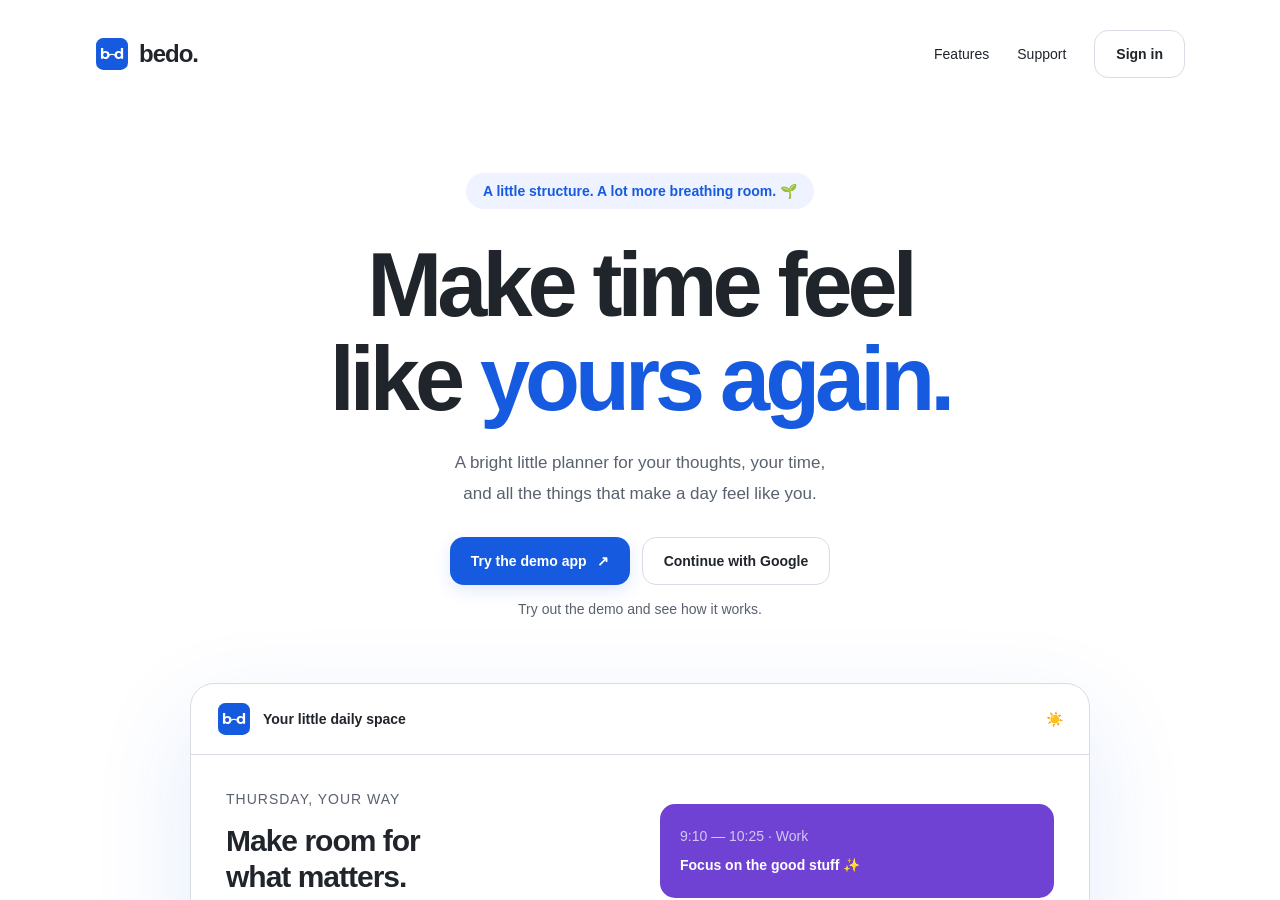
<file: Bedo-site/index.html>
<!DOCTYPE html>
<html lang="en">
  <head>
    <meta charset="UTF-8" />
    <meta name="viewport" content="width=device-width, initial-scale=1.0, viewport-fit=cover" />
    <title>bedo</title>
    <meta name="theme-color" content="#165bdf" />
    <meta name="description" content="bedo is a private, personal time-blocking planner with flexible themes and shareable schedules." />
    <meta name="robots" content="index, follow" />
    <meta property="og:title" content="bedo" />
    <meta property="og:description" content="Plan in minutes, make it yours, and share only what you choose." />
    <meta property="og:type" content="website" />
    <meta property="og:url" content="https://b-do.vercel.app/" />
    <link rel="canonical" href="https://b-do.vercel.app/" />
    <meta name="twitter:card" content="summary_large_image" />
    <meta name="twitter:title" content="bedo" />
    <meta name="twitter:description" content="Plan in minutes, make it yours, and share only what you choose." />
    <link rel="icon" type="image/svg+xml" href="favicon.svg" />
    <link rel="manifest" href="manifest.webmanifest" />
    <script>
      if ("serviceWorker" in navigator) addEventListener("load", () => navigator.serviceWorker.register("/service-worker.js"));
    </script>
    <script src="https://accounts.google.com/gsi/client" async></script>
    <script defer src="storage-migration.js"></script>
    <script defer src="app-config.js"></script>
    <script defer src="auth-config.js"></script>
    <script defer src="bedo-auth.js"></script>
    <script defer src="bedo-sync.js"></script>
    <script defer src="bedo-app.js"></script>
    <link rel="stylesheet" href="bedo-app.css">
  </head>
  <body>
    <div id="root"></div>
  </body>
</html>
</file>
<file: Bedo-site/bedo-app.css>
/* System fonts deliberately use Apple's native stack where available. */
/* White surfaces, vivid preset accents; custom colors keep their own tinting. */
/* Every surface uses palette tokens; category colors remain distinguishable. */
/* The supplied favicon SVG is the sole logo geometry in every mode. */
body.bd-landing-open{overflow:hidden;height:100dvh}body.bd-landing-open #root{display:none}body.bd-landing-open #bd-fab{display:none}.bd-landing{overscroll-behavior-y:contain}
.bd-bedo-intro{max-width:1000px;margin:auto;text-align:center;padding:45px 24px 65px}.bd-bedo-intro h2{font-size:clamp(30px,4vw,46px);letter-spacing:-1.5px;margin-bottom:35px}.bd-bedo-types{display:grid;grid-template-columns:1fr auto 1fr;align-items:center;gap:25px}.bd-bedo-types article{padding:30px 24px;background:var(--card);border:1px solid var(--line);border-radius:22px}.bd-bedo-types h3{font-size:clamp(15px,2vw,21px);letter-spacing:-.5px;margin-bottom:14px}.bd-bedo-types p{font-size:14px;color:var(--muted);line-height:1.8;margin:0}.bd-bedo-or{font-size:14px;color:var(--muted)}.bd-bedo-either{font-weight:750;font-size:26px;letter-spacing:-.8px;margin:35px 0 12px}.bd-bedo-meaning{color:var(--muted);font-size:14px;line-height:1.8}@media(max-width:760px){.bd-bedo-intro{padding:30px 20px 45px}.bd-bedo-types{grid-template-columns:1fr;gap:14px}.bd-bedo-types article{padding:25px 18px}}
.bd-save-badge{font-size:14px;color:var(--muted);white-space:nowrap}.bd-tour-layer{place-items:end center;background:#0003;backdrop-filter:none}.bd-tour-layer .bd-dialog{margin-bottom:75px}.bd-tour-progress{display:flex;gap:6px;margin:22px 0}.bd-tour-progress i{height:5px;border-radius:5px;background:var(--line);flex:1}.bd-tour-progress i.active{background:var(--primary)}.bd-tour-actions{display:flex;align-items:center;gap:8px}.bd-tour-actions button{padding:10px 12px;font-size:14px}.bd-tour-actions .bd-primary{margin-left:auto}@media(max-width:420px){.bd-top-actions{gap:8px}.bd-top time{font-size:14px}.bd-tour-layer .bd-dialog{margin-bottom:65px}}
:root{--bg:#f5f8ff;--card:#fff;--text:#202a3b;--muted:#67758c;--line:#dfe6f1;--primary:#165bdf;--soft:#eef3ff;--shadow:0 16px 50px #163b7b10;color-scheme:light;font-family:-apple-system,BlinkMacSystemFont,'Segoe UI',sans-serif}
:root[data-mode=dark]{--bg:#14251f;--card:#1d3028;--text:#f0f6f1;--muted:#a4b7ac;--line:#344a3e;--soft:#2a4438;--shadow:0 16px 50px #0003;color-scheme:dark}
:root{--logo-ink:#fff;--logo-bg:var(--primary)}
:root[data-palette=ocean]{--primary:#386c9f;--bg:#f2f7fc;--card:#fbfdff;--text:#25384d;--muted:#657a90;--line:#dce7f2;--soft:#e0edf9}
:root[data-palette=berry]{--primary:#ad4b50;--bg:#fff4f3;--card:#fffcfb;--text:#492e30;--muted:#8b6669;--line:#f1dfde;--soft:#fae3e2}
:root[data-palette=neutral]{--primary:#464b57;--bg:#f5f5f7;--card:#fff;--text:#242529;--muted:#72747b;--line:#e4e5e9;--soft:#eef0f3;--logo-bg:#464b57;--logo-ink:#fff}
:root[data-mode=dark]{--logo-bg:#165bdf;--logo-ink:#fff}
:root[data-mode=dark][data-palette=ocean]{--primary:#80b8ef;--bg:#121f30;--card:#1b2c40;--text:#edf5ff;--muted:#a3b9d1;--line:#304760;--soft:#263e59;--logo-bg:#386c9f}
:root[data-mode=dark][data-palette=berry]{--primary:#f3a0a3;--bg:#29191b;--card:#392629;--text:#fff1f0;--muted:#c8a6a8;--line:#593d40;--soft:#4b3034;--logo-bg:#ad4b50}
:root[data-mode=dark][data-palette=neutral]{--primary:#c0c7db;--bg:#14161c;--card:#20232b;--text:#f5f6fa;--muted:#a9adba;--line:#363b48;--soft:#2c303b;--logo-bg:#464b57;--logo-ink:#fff}
:root[data-mode=dark][data-palette=sage]{--primary:#8ed7bb}
*{box-sizing:border-box}body{margin:0;background:var(--bg);color:var(--text);font-family:inherit;-webkit-font-smoothing:antialiased}button,input,select,textarea{font:inherit;color:inherit}button,a{-webkit-tap-highlight-color:transparent}button{cursor:pointer}a{color:inherit;text-decoration:none}button:focus-visible,a:focus-visible{outline:3px solid #8ac7b9;outline-offset:3px}button{border:0;background:none}h1,h2,h3,p{margin-top:0}button,input,select{min-height:44px}input,select,textarea{width:100%;border:1px solid var(--line);border-radius:13px;background:var(--bg);padding:12px;outline-color:var(--primary)}label{display:grid;gap:8px;font-size:14px;font-weight:600;margin:18px 0}label small{font-weight:400;color:var(--muted)}.bd-primary,.bd-secondary{display:inline-flex;align-items:center;justify-content:center;gap:10px;min-height:48px;padding:12px 21px;border-radius:14px;font-size:14px;font-weight:650}.bd-primary{background:var(--primary);color:white;box-shadow:0 6px 16px #30877219}.bd-secondary{background:var(--card);border:1px solid var(--line)}.bd-logo{display:inline-block;flex:none;width:34px;height:34px}.bd-brand{display:flex;align-items:center;gap:10px;font-size:24px;font-weight:750;letter-spacing:-1px}.bd-brand-dot{color:var(--primary);margin-left:-10px}.bd-kicker{display:block;color:var(--muted);font-size:14px;font-weight:700;letter-spacing:1.6px;margin-bottom:15px}.mint{background:#e1f3e8;color:#315e46}.lavender{background:#eee7fa;color:#675480}.peach{background:#ffeddf;color:#875d3b}.blue{background:#e2effc;color:#436588}
.bd-shell{display:flex;min-height:100vh}.bd-sidebar{position:sticky;top:0;height:100vh;width:235px;flex:none;padding:32px 24px;background:var(--card);border-right:1px solid var(--line)}.bd-sidebar>p{font-size:14px;color:var(--muted);margin:12px 0 45px}.bd-sidebar nav{display:grid;gap:8px}.bd-sidebar nav button{display:flex;align-items:center;gap:13px;padding:13px 16px;text-align:left;border-radius:14px;font-size:14px;font-weight:600;color:var(--muted)}.bd-sidebar nav button span{font-size:21px}.bd-sidebar nav button.active{background:var(--soft);color:var(--primary)}.bd-sidebar-note{position:absolute;bottom:35px;color:var(--muted);font-size:14px;line-height:1.8}.bd-main{flex:1;min-width:0}.bd-top{position:sticky;top:0;z-index:30;height:72px;display:flex;align-items:center;padding:0 36px;background:var(--bg);border-bottom:1px solid var(--line)}.bd-top>.bd-logo{display:none}.bd-top-actions{display:flex;align-items:center;gap:15px;margin-left:auto}.bd-top time{font-size:14px;font-variant-numeric:tabular-nums;color:var(--muted)}.bd-icon{font-size:24px;width:44px;border-radius:12px;background:var(--card)}.bd-exit{font-size:14px;color:var(--primary);font-weight:650}.bd-content{max-width:1250px;margin:auto;padding:42px 36px 100px}.bd-heading{display:flex;justify-content:space-between;align-items:center;gap:20px;margin-bottom:32px}.bd-heading h1{font-size:clamp(28px,3vw,40px);font-weight:700;letter-spacing:-1.5px;line-height:1.15;margin-bottom:12px}.bd-heading p{font-size:14px;color:var(--muted);line-height:1.6;margin-bottom:0}.bd-toolbar{display:flex;justify-content:space-between;align-items:center;gap:20px;margin-bottom:20px}.bd-segments{display:flex;gap:4px;padding:4px;border-radius:14px;background:var(--line)}.bd-segments button{padding:8px 22px;min-height:36px;font-size:14px;font-weight:650;color:var(--muted);border-radius:10px}.bd-segments button.active{background:var(--card);color:var(--text);box-shadow:0 2px 5px #00000008}.bd-date-nav{display:flex;align-items:center;gap:14px}.bd-date-nav strong{font-size:14px}.bd-date-nav button{color:var(--muted);font-size:14px;padding:0 7px}.bd-date-nav button:first-child,.bd-date-nav button:nth-child(3){font-size:24px}.bd-filters{display:flex;gap:7px;overflow:auto;padding:2px 0 20px}.bd-filters button{display:flex;align-items:center;gap:7px;border:1px solid var(--line);border-radius:20px;background:var(--card);padding:7px 13px;min-height:32px;font-size:14px;white-space:nowrap}.bd-filters button.active{border-color:var(--primary);color:var(--primary);background:var(--soft)}.bd-filters i,.bd-category-stat i{display:inline-block;width:8px;height:8px;border-radius:50%;border:1px solid #0001}.bd-month{display:grid;grid-template-columns:repeat(7,minmax(0,1fr));background:var(--card);border:1px solid var(--line);border-radius:22px;overflow:hidden}.bd-month-head{font-size:14px;color:var(--muted);text-align:center;padding:19px 0;border-bottom:1px solid var(--line)}.bd-month-day{min-height:132px;display:flex;flex-direction:column;align-items:flex-start;text-align:left;padding:15px 10px;border-bottom:1px solid var(--line);border-right:1px solid var(--line);overflow:hidden}.bd-month-day:hover{background:var(--bg)}.bd-month-day>.bd-date-number{display:grid;place-items:center;width:26px;height:26px;font-size:14px;font-weight:600;margin-bottom:7px}.bd-month-day.today>.bd-date-number{background:var(--primary);border-radius:50%;color:white}.bd-month-day.muted{opacity:.4}.bd-day-dots{display:none}.bd-month-events{display:grid;gap:5px;width:100%;min-width:0}.bd-month-events small{overflow:hidden;text-overflow:ellipsis;white-space:nowrap;border-radius:6px;padding:5px;font-size:14px}.bd-month-events em{font-size:14px;color:var(--muted);font-style:normal}.bd-help{font-size:14px;color:var(--muted);margin-top:15px;line-height:1.7}.bd-timeline{display:grid;grid-template-columns:72px minmax(0,1fr);border:1px solid var(--line);border-radius:20px;background:var(--card);overflow:hidden;height:560px;overflow-y:auto}.bd-time-axis{padding-top:0}.bd-time-axis span{display:block;height:var(--hour);padding:10px 8px;text-align:right;color:var(--muted);font-size:14px;white-space:nowrap}.bd-day-track{position:relative;height:calc(24 * var(--hour));background:repeating-linear-gradient(to bottom,transparent 0,transparent calc(var(--hour) - 1px),var(--line) calc(var(--hour) - 1px),var(--line) var(--hour))}.bd-block{position:absolute;left:8px;right:10px;display:flex;align-items:flex-start;border-radius:12px;border:1px solid #00000005;min-height:42px;overflow:hidden;box-shadow:0 3px 8px #00000004}.bd-block.dragging{z-index:10;box-shadow:0 12px 30px #0002;outline:2px solid var(--primary)}.bd-drag{touch-action:none;cursor:grab;font-size:17px;min-width:28px;padding:9px 2px;align-self:stretch}.bd-block-body{text-align:left;min-height:0;padding:10px 2px;flex:1;min-width:0;overflow:hidden}.bd-block-body strong{display:block;font-size:14px;line-height:1.3;white-space:nowrap;overflow:hidden;text-overflow:ellipsis}.bd-block-body small{display:block;font-size:14px;margin-top:4px;opacity:.75}.bd-block-body em{font-size:14px;font-style:normal;display:block;margin-top:5px;opacity:.65}.bd-check{min-width:32px;min-height:36px;font-size:18px}.bd-block.done{opacity:.6}.bd-block.done strong{text-decoration:line-through}.bd-now{position:absolute;left:0;right:0;height:2px;background:#e7a571;pointer-events:none}.bd-now:before{content:'';position:absolute;left:-4px;top:-3px;width:8px;height:8px;background:#e7a571;border-radius:50%}.bd-empty{padding:40px 20px;text-align:center;font-size:16px;color:var(--muted)}.bd-empty p{font-size:14px;margin-top:10px}.bd-week-strip{display:flex;gap:5px;padding:0 0 18px}.bd-week-strip button{display:grid;flex:1;gap:8px;padding:12px 4px;border-radius:14px;background:var(--card);border:1px solid var(--line)}.bd-week-strip button.active{background:var(--soft);border-color:var(--primary)}.bd-week-strip span,.bd-week-strip small{font-size:14px;color:var(--muted)}.bd-week-strip b{font-size:17px}.bd-week-grid{display:grid;grid-template-columns:repeat(7,minmax(0,1fr));gap:5px}.bd-week-grid h3{text-align:center;font-size:14px}.bd-week-grid .bd-timeline{grid-template-columns:25px 1fr;border-radius:10px;height:520px}.compact .bd-time-axis span{font-size:14px;padding:8px 3px}.compact .bd-block{left:2px;right:2px;display:block}.compact .bd-drag{min-width:24px;min-height:22px;padding:0;font-size:14px}.compact .bd-block-body{padding:2px 5px;width:100%}.compact .bd-block-body strong{font-size:14px}.compact .bd-block-body small,.compact .bd-block-body em,.compact .bd-check{display:none}.bd-week-mobile{display:none}.bd-note-grid{display:grid;grid-template-columns:repeat(3,1fr);gap:18px}.bd-note{background:var(--card);padding:24px;border:1px solid var(--line);border-radius:20px;box-shadow:var(--shadow)}.bd-note-label{font-size:14px;letter-spacing:1px;color:var(--muted)}.bd-note>p{white-space:pre-wrap;font-size:14px;line-height:1.8;margin:22px 0;overflow-wrap:anywhere}.bd-note>div{display:flex;align-items:center;gap:8px}.bd-note button{color:var(--primary);font-size:14px;min-height:32px}.bd-note button:first-child{margin-right:auto}.bd-stats{display:grid;grid-template-columns:repeat(3,1fr);gap:14px;margin-bottom:24px}.bd-stats article,.bd-card{background:var(--card);border:1px solid var(--line);border-radius:22px;padding:26px;box-shadow:var(--shadow);margin-bottom:20px}.bd-stats article{margin-bottom:0}.bd-stats span{display:block;color:var(--muted);font-size:14px}.bd-stats strong{display:block;font-size:36px;letter-spacing:-1px;margin-top:20px}.bd-stats small{font-size:14px;color:var(--muted)}.bd-card h2{font-size:18px;letter-spacing:-.5px;margin-bottom:10px}.bd-card p{font-size:14px;color:var(--muted);line-height:1.7}.bd-bars{display:flex;align-items:flex-end;justify-content:space-around;height:210px;padding-top:25px}.bd-bars>div{display:flex;flex-direction:column;align-items:center;gap:10px;width:12%}.bd-bars small,.bd-bars span{font-size:14px;color:var(--muted)}.bd-bar{width:70%;max-width:40px;min-height:5px;border-radius:8px 8px 3px 3px;background:var(--primary)}.bd-category-stat{display:flex;justify-content:space-between;border-bottom:1px solid var(--line);padding:15px 0;font-size:14px}.bd-category-stat span{display:flex;align-items:center;gap:9px}.bd-category-stat strong{font-size:14px;color:var(--muted)}.bd-palettes{display:flex;gap:15px;margin:24px 0 30px}.bd-palettes button{width:36px;min-height:36px;border-radius:50%;border:4px solid var(--card)}.bd-palettes button.active{outline:2px solid var(--primary)}.sage{background:#308772}.ocean{background:#447db5}.berry{background:#b45b85}.sand{background:#a57442}.bd-mobile-nav{display:none}.bd-fab{position:fixed;bottom:28px;right:25px;width:55px;height:55px;border-radius:18px;background:var(--primary);color:white;z-index:45;font-size:25px;box-shadow:0 10px 26px #244c3530}.bd-dialog-layer{position:fixed;inset:0;z-index:1500;background:#14251f66;display:grid;place-items:center;padding:20px;backdrop-filter:blur(4px)}.bd-dialog{position:relative;width:min(100%,460px);max-height:90dvh;overflow:auto;padding:30px;background:var(--card);border-radius:25px;box-shadow:0 20px 80px #0002}.bd-dialog h2{font-size:25px;letter-spacing:-1px;padding-right:25px}.bd-dialog>p{font-size:14px;color:var(--muted);line-height:1.6}.bd-dialog-close{position:absolute;right:14px;top:10px;font-size:26px;color:var(--muted)}.bd-form-row{display:grid;grid-template-columns:1fr 1fr;gap:14px}.bd-form-actions{display:flex;justify-content:space-between;align-items:center;margin-top:24px}.bd-danger,.bd-form-error{color:#be5d60;font-size:14px}.bd-dialog form>.bd-primary{width:100%}.bd-shared{max-width:700px;margin:60px auto;padding:20px}
.bd-landing{position:fixed;inset:0;z-index:1000;overflow:auto;background:var(--bg)}.bd-landing-nav{max-width:1140px;padding:30px 25px;margin:auto;display:flex;justify-content:space-between;align-items:center}.bd-landing-nav>div{display:flex;gap:28px;align-items:center;font-size:14px}.bd-hero{text-align:center;max-width:1100px;margin:auto;padding:65px 24px 70px}.bd-pill{display:inline-block;font-size:14px;font-weight:550;background:var(--soft);color:var(--primary);padding:10px 17px;border-radius:30px}.bd-hero h1{font-size:clamp(48px,7.5vw,90px);font-weight:720;letter-spacing:-5px;line-height:1.04;margin:30px 0 22px}.bd-hero h1>span{color:var(--primary)}.bd-hero>p{font-size:17px;line-height:1.8;color:var(--muted)}.bd-hero-actions{display:flex;justify-content:center;gap:12px;margin:28px 0 15px}.bd-hero>small,.bd-landing-price>small{font-size:14px;color:var(--muted)}.bd-preview{max-width:900px;margin:65px auto 0;background:var(--card);border:1px solid var(--line);border-radius:24px;box-shadow:0 35px 100px #28734e15;text-align:left;overflow:hidden;transform:rotate(-1deg)}.bd-preview-nav{padding:18px 26px;display:flex;gap:12px;align-items:center;border-bottom:1px solid var(--line);font-size:14px}.bd-preview-nav>span:last-child{margin-left:auto}.bd-preview-content{display:grid;grid-template-columns:1fr 1fr;gap:40px;padding:35px}.bd-preview-left>span{font-size:14px;letter-spacing:1px;color:var(--muted)}.bd-preview-left h2{font-size:30px;line-height:1.2;letter-spacing:-1px;margin:15px 0 24px}.bd-mini-days{display:flex;gap:7px}.bd-mini-days>span{display:grid;gap:9px;padding:12px 10px;border-radius:12px;font-size:14px;text-align:center;flex:1;background:var(--bg)}.bd-mini-days b{font-size:14px}.bd-mini-days .active{background:var(--primary);color:white}.bd-preview-thought{margin-top:25px;padding:19px;border:1px dashed var(--line);border-radius:14px}.bd-preview-thought>span{font-size:14px;font-weight:600}.bd-preview-thought p{font-size:14px;color:var(--muted);line-height:1.8;margin:12px 0 0}.bd-preview-plan{display:grid;gap:15px;align-content:center}.bd-preview-plan article{padding:24px 20px;border-radius:15px}.bd-preview-plan small{display:block;font-size:14px;opacity:.7;margin-bottom:12px}.bd-preview-plan b{font-size:14px}.bd-landing-features{max-width:1050px;padding:65px 24px 100px;margin:auto;text-align:center}.bd-landing-features>h2,.bd-landing-price h2{font-size:clamp(32px,4vw,48px);letter-spacing:-2px;line-height:1.15;margin:20px 0 45px}.bd-landing-features>div{display:grid;grid-template-columns:repeat(3,1fr);gap:45px 35px;text-align:left}.bd-landing-features article>span{font-size:28px}.bd-landing-features h3{font-size:16px;margin:18px 0 12px;letter-spacing:-.4px}.bd-landing-features p{font-size:14px;line-height:1.8;color:var(--muted)}.bd-landing-price{margin:0 auto;max-width:1000px;background:var(--soft);border-radius:35px;text-align:center;padding:70px 24px}.bd-landing-price h2{margin-bottom:22px}.bd-landing-price p{font-size:14px;color:var(--muted);line-height:1.8}.bd-landing-price .bd-primary{margin:15px 0 20px}.bd-landing-price>small{display:block}.bd-google-entry{text-align:center;padding:80px 20px}.bd-google-entry h2{font-size:25px;letter-spacing:-1px}.bd-google-entry p{font-size:14px;color:var(--muted)}#bd-google-slot{display:grid;justify-items:center;gap:10px}.login-note{font-size:14px;color:var(--muted);max-width:400px;line-height:1.6}.button{display:inline-flex;padding:12px 20px;background:var(--primary);color:white;border-radius:13px;font-size:14px;align-items:center;justify-content:center}.bd-landing-footer{max-width:1100px;margin:auto;padding:35px 25px;border-top:1px solid var(--line);font-size:15px;font-weight:700;display:flex;justify-content:space-between}.bd-landing-footer span{font-size:14px;color:var(--muted);font-weight:400}
@media(max-width:1100px){.bd-sidebar{width:200px;padding:30px 18px}.bd-week-grid{display:none}.bd-week-mobile{display:block}.bd-note-grid{grid-template-columns:repeat(2,1fr)}}
@media(max-width:760px){.bd-sidebar{display:none}.bd-top{padding:0 20px;height:64px}.bd-top>.bd-logo{display:block;width:30px;height:30px}.bd-content{padding:30px 20px 110px}.bd-heading{align-items:flex-start;gap:12px}.bd-heading h1{font-size:29px;letter-spacing:-1px}.bd-heading .bd-primary{white-space:nowrap;min-height:42px;padding:10px 12px;font-size:14px;margin-top:30px}.bd-toolbar{align-items:stretch;flex-direction:column;gap:10px}.bd-segments button{flex:1}.bd-date-nav{justify-content:center}.bd-filters{padding-bottom:15px}.bd-month-day{min-height:82px;padding:10px 5px}.bd-month-head{font-size:14px;padding:15px 0}.bd-month-events{display:none}.bd-day-dots{display:flex;gap:3px;align-self:center}.bd-day-dots i{width:5px;height:5px;border-radius:50%;border:1px solid #0001}.bd-month-day>.bd-date-number{align-self:center;width:24px;height:24px;font-size:14px}.bd-mobile-nav{position:fixed;bottom:0;left:0;right:0;z-index:40;background:var(--card);border-top:1px solid var(--line);padding:7px 10px calc(7px + env(safe-area-inset-bottom));display:flex;height:calc(70px + env(safe-area-inset-bottom))}.bd-mobile-nav button{display:flex;flex:1;flex-direction:column;align-items:center;justify-content:center;gap:4px;font-size:14px;color:var(--muted)}.bd-mobile-nav button span{font-size:21px;line-height:1.1}.bd-mobile-nav button.active{color:var(--primary)}.bd-fab{bottom:calc(90px + env(safe-area-inset-bottom));right:18px}.bd-timeline{height:570px;grid-template-columns:55px 1fr;border-radius:17px}.bd-time-axis span{font-size:14px;padding:11px 6px}.bd-note-grid{grid-template-columns:1fr}.bd-note{padding:24px}.bd-stats{gap:8px}.bd-stats article{padding:18px 12px}.bd-stats span{font-size:14px;min-height:25px}.bd-stats strong{font-size:27px}.bd-stats small{font-size:14px}.bd-card{padding:23px}.bd-dialog-layer{padding:15px}.bd-dialog{padding:25px;border-radius:22px}.bd-landing-nav{padding:22px 20px}.bd-landing-nav>div>a:not(.bd-secondary){display:none}.bd-landing-nav .bd-secondary{min-height:40px;font-size:14px;padding:10px 14px}.bd-hero{padding:40px 20px 45px}.bd-hero h1{font-size:54px;letter-spacing:-3px;margin-top:26px}.bd-hero>p{font-size:14px;line-height:1.8}.bd-desktop-break{display:none}.bd-hero-actions{flex-wrap:wrap}.bd-hero-actions a,.bd-hero-actions button{font-size:14px;min-height:46px;padding:12px 16px}.bd-preview{margin-top:40px;border-radius:19px;transform:none}.bd-preview-content{padding:22px 18px;gap:20px;grid-template-columns:1fr}.bd-preview-nav{padding:14px 18px}.bd-preview-left h2{font-size:27px}.bd-preview-thought{display:none}.bd-preview-plan{gap:10px}.bd-preview-plan article{padding:18px}.bd-landing-features{padding:45px 25px 65px}.bd-landing-features>div{grid-template-columns:repeat(2,1fr);gap:30px 22px}.bd-landing-features h3{font-size:14px}.bd-landing-features p{font-size:14px}.bd-landing-price{margin:0 15px;border-radius:25px;padding:50px 20px}.bd-landing-footer span{font-size:14px}}
@media(prefers-reduced-motion:reduce){*{scroll-behavior:auto!important;transition:none!important}}
.bd-fab{touch-action:none;cursor:grab}.bd-fab:active{cursor:grabbing}
.berry{background:#ad4b50}.neutral{background:#fff;box-shadow:inset 0 0 0 1px #a9adba}
.bd-day-celebration{font-style:normal}.bd-month-day>.bd-day-status{display:block;width:auto;height:auto;margin:0;align-self:auto;font-size:15px;font-weight:400}
:root[data-palette=neutral] .bd-logo{box-shadow:inset 0 0 0 1px var(--line)}
.bd-custom-theme{border:1px solid var(--line);border-radius:15px;padding:16px;margin-bottom:24px}.bd-custom-theme label{margin:0 0 10px}.bd-custom-color-row{display:flex;align-items:center;gap:10px}.bd-custom-color-row input[type=color]{width:50px;height:46px;padding:5px;flex:none;cursor:pointer}.bd-custom-color-row input[type=text]{min-width:0;max-width:180px;font-variant-numeric:tabular-nums}.bd-custom-theme .bd-secondary{margin-top:12px;font-size:14px;min-height:40px}.bd-custom-theme .bd-secondary[aria-pressed=true]{border-color:var(--primary);background:var(--soft);color:var(--primary)}.bd-custom-theme p{margin:10px 0 0;font-size:14px;line-height:1.7;color:var(--muted)}
@media(max-width:760px){.bd-month-day>.bd-day-status{font-size:14px;align-self:auto}}
.bd-month-day{position:relative}.bd-day-celebration{position:absolute;top:18px;right:10px;font-size:15px;line-height:1;pointer-events:none}.bd-week-celebration{font-style:normal;font-size:14px}.bd-guide details{border-top:1px solid var(--line);padding:16px 0}.bd-guide summary{cursor:pointer;font-size:14px;font-weight:650;line-height:1.6;min-height:32px}.bd-guide details p{margin:12px 0 0;padding-left:16px;line-height:1.9}.bd-guide details:last-child{padding-bottom:0}
@media(max-width:760px){.bd-day-celebration{top:auto;bottom:9px;right:0;left:0;text-align:center;font-size:14px}}
.bd-logo{position:relative}
.bd-primary,.bd-fab,.button{box-shadow:0 8px 24px color-mix(in srgb,var(--primary) 18%,transparent)}.bd-preview{box-shadow:0 35px 100px color-mix(in srgb,var(--primary) 12%,transparent)}.bd-dialog-layer{background:color-mix(in srgb,var(--text) 40%,transparent)}button:focus-visible,a:focus-visible{outline-color:var(--primary)}
.mint{background:color-mix(in srgb,#70bb8b 20%,var(--card));color:var(--text)}.lavender{background:color-mix(in srgb,#a387d6 20%,var(--card));color:var(--text)}.peach{background:color-mix(in srgb,#e8a974 20%,var(--card));color:var(--text)}.blue{background:color-mix(in srgb,#72afe8 20%,var(--card));color:var(--text)}
:root[data-mode=dark] .bd-primary,:root[data-mode=dark] .bd-fab,:root[data-mode=dark] .button,:root[data-mode=dark] .bd-month-day.today>.bd-date-number,:root[data-mode=dark] .bd-mini-days .active{color:var(--bg)}
.bd-checkbox{display:flex;align-items:center;gap:10px}.bd-checkbox input{width:18px;min-height:18px}#bd-share-status{font-size:14px;line-height:1.8;overflow-wrap:anywhere}.bd-card>.bd-secondary{margin:5px 5px 5px 0}
.bd-logo{background:transparent;border-radius:0;box-shadow:none!important}.bd-logo:after{content:none!important}.bd-logo-svg{display:block;width:100%;height:100%;overflow:visible}.bd-logo-svg>rect{fill:var(--logo-bg)}.bd-logo-svg g[fill]{fill:var(--logo-ink)}
:root[data-palette=neutral]{--logo-bg:#8b909b;--logo-ink:#fff}:root[data-mode=dark][data-palette=neutral]{--logo-bg:#626874;--logo-ink:#fff}
/* Guided mobile walkthrough: keep the target visible above a compact sheet. */
#bd-dialog.bd-tour-layer{background:transparent;backdrop-filter:none;padding:12px;place-items:end center}
#bd-dialog.bd-tour-layer .bd-dialog{margin:0;max-height:48dvh;padding:20px;width:min(100%,460px);border:1px solid var(--line)}
.bd-tour-layer .bd-dialog h2{font-size:21px;letter-spacing:-.5px}
.bd-tour-layer .bd-dialog>p{font-size:14px;line-height:1.5;margin:12px 0}
.bd-tour-layer .bd-tour-progress{margin:12px 0}
.bd-tour-layer .bd-tour-actions{position:sticky;bottom:0;background:var(--card);padding-top:8px}
.bd-tour-layer .bd-tour-actions button{min-height:44px;font-size:14px}
.bd-tour-frame{position:fixed;border:3px solid var(--primary);border-radius:14px;box-shadow:0 0 0 9999px #0005;pointer-events:none;z-index:-1}
.bd-greeting{color:var(--primary)!important;font-weight:600;margin-bottom:10px}
.bd-share-day{margin-bottom:16px;min-height:44px}
.bd-rundown-actions{display:flex;flex-wrap:wrap;gap:10px}
#bd-rundown{min-height:180px;white-space:pre-wrap;font-size:14px}
@media(max-height:500px){#bd-dialog.bd-tour-layer .bd-dialog{max-height:58dvh}.bd-tour-layer .bd-dialog>p{font-size:14px}}
.bd-settings-menu{display:flex;flex-wrap:wrap;gap:8px;margin:0 0 24px}
.bd-settings-menu button{padding:11px 15px;min-height:44px;border:1px solid var(--line);border-radius:14px;background:var(--card);font-size:14px}
.bd-settings-menu button[aria-current=page]{background:var(--soft);border-color:var(--primary);color:var(--primary);font-weight:650}
[hidden]{display:none!important}
.bd-display-name{font-size:16px;font-weight:650;line-height:1.3;margin-left:12px;max-width:200px;overflow:hidden;text-overflow:ellipsis;white-space:nowrap}
.bd-top.bd-calendar-header>.bd-logo{display:block;width:32px;height:32px;flex:none}
#bd-fab.bd-quick-logo{width:58px;height:58px;padding:0;background:transparent;border-radius:14px;touch-action:none}
.bd-quick-logo .bd-logo-svg{pointer-events:none}
.bd-quick-logo .bd-logo-svg>g:last-child path{transform-box:fill-box;transform-origin:center;animation:bedo-blink 8s infinite}
@keyframes bedo-blink{0%,92%,96%,100%{transform:scaleY(1)}94%{transform:scaleY(.08)}}
@media(prefers-reduced-motion:reduce){.bd-quick-logo .bd-logo-svg>g:last-child path{animation:none}}
.bd-quick-header{position:sticky;top:0;z-index:2;background:var(--card);padding:4px 24px 8px 0;margin-bottom:20px;touch-action:pan-y}
.bd-quick-layer .bd-dialog-close{z-index:4}
.bd-quick-tabs{display:flex;gap:6px}
.bd-quick-tabs button{flex:1;min-height:44px;font-size:14px;font-weight:650;border:1px solid var(--line);border-radius:12px}
.bd-quick-tabs button[aria-pressed=true]{background:var(--primary);color:white;border-color:var(--primary)}
.bd-checklist-editor{display:grid;gap:12px;margin:20px 0;padding:16px;border:1px solid var(--line);border-radius:15px;background:var(--soft)}.bd-checklist-editor>div:first-child{display:flex;align-items:center;justify-content:space-between;gap:12px}.bd-checklist-editor strong{font-size:14px}.bd-checklist-editor .bd-secondary{min-height:34px;padding:7px 10px;font-size:14px}.bd-checklist-edit-row{display:grid;grid-template-columns:auto minmax(0,1fr) auto;align-items:center;gap:8px;margin-top:8px}.bd-checklist-edit-row input[type=checkbox]{width:19px;min-height:19px}.bd-checklist-edit-row input[name=checkText]{min-height:40px}.bd-checklist-edit-row>button{width:34px;min-height:34px;color:var(--muted);font-size:20px}.bd-note-checklist{display:grid;gap:8px;margin:0 0 20px;padding:0;list-style:none}.bd-note-checklist li{display:grid;grid-template-columns:auto minmax(0,1fr);align-items:start;gap:9px;padding:9px 10px;border-radius:11px;background:var(--soft)}.bd-note-checklist button{width:25px;min-height:25px!important;margin:0!important;border:1px solid var(--line);border-radius:8px;background:var(--card);font-size:14px!important}.bd-note-checklist span{padding-top:4px;font-size:14px;line-height:1.5;overflow-wrap:anywhere}.bd-note-checklist li.checked{order:2;opacity:.58}.bd-note-checklist li.checked span{text-decoration:line-through}.bd-note:not(.bd-note-private)>p:empty{display:none}
.bd-swipe-hint{font-size:14px;color:var(--muted);line-height:1.5;margin:10px 0 0}
:root[data-mode=dark] .bd-quick-tabs button[aria-pressed=true]{color:var(--bg)}
@media(max-width:760px){.bd-quick-tabs button{padding:8px 5px;font-size:14px}.bd-checklist-editor{padding:13px}}
@media(max-width:760px){.bd-quick-layer{place-items:end center}.bd-quick-layer .bd-dialog{max-height:calc(100dvh - 30px);padding:22px;width:100%}}
@media(max-width:760px){.bd-top.bd-calendar-header{flex-wrap:wrap;height:auto;min-height:64px;padding-top:10px;padding-bottom:10px;row-gap:8px}.bd-calendar-header .bd-display-name{max-width:100px;font-size:15px}.bd-calendar-header .bd-top-actions{gap:8px}.bd-calendar-header .bd-icon{width:32px;min-height:36px}.bd-calendar-header .bd-save-badge:empty{display:none}}
/* Vibrant preset system: color is an accent, not a wash over every surface. */
:root:not([data-palette=custom]){--bg:#fff;--card:#fff;--text:#20242b;--muted:#59616e;--line:#d7dce5;--soft:#eef3ff;--shadow:0 12px 35px #162b5610;--primary:#165bdf;--logo-bg:#165bdf;--logo-ink:#fff}
:root[data-palette=ocean]{--primary:#165bdf;--logo-bg:#165bdf;--soft:#eef3ff}
:root[data-palette=berry]{--primary:#cd253a;--logo-bg:#cd253a;--soft:#fff0f2}
:root[data-palette=sage]{--primary:#007b38;--logo-bg:#007b38;--soft:#eef8f1}
:root[data-palette=neutral]{--primary:#4b5059;--logo-bg:#747b87;--soft:#eceef1;--line:#9299a4;--muted:#515762}
:root[data-mode=dark]:not([data-palette=custom]){--bg:#101621;--card:#192333;--text:#f4f8ff;--muted:#b5c3d8;--line:#41536d;--primary:#6aa5ff;--logo-bg:#165bdf;--soft:#243956;--shadow:0 12px 35px #0003}
:root[data-mode=dark][data-palette=ocean]{--bg:#101621;--card:#192333;--primary:#6aa5ff;--logo-bg:#165bdf;--soft:#243956;--line:#41536d}
:root[data-mode=dark][data-palette=berry]{--bg:#1d1014;--card:#2c1920;--primary:#ff6b81;--logo-bg:#cd253a;--soft:#482531;--line:#68404e}
:root[data-mode=dark][data-palette=sage]{--bg:#101713;--card:#18221c;--text:#f6fff8;--muted:#bacbc0;--line:#3e5145;--primary:#39e888;--logo-bg:#00873e;--soft:#22382b}
:root[data-mode=dark][data-palette=neutral]{--bg:#14161b;--card:#22252d;--primary:#d8dce5;--logo-bg:#626874;--soft:#333843;--line:#747d90}
:root[data-palette=neutral] :is(.bd-card,.bd-month,.bd-timeline,.bd-secondary,.bd-settings-menu button,.bd-quick-tabs button){border-width:2px}
.sage{background:#007b38}.ocean{background:#165bdf}.berry{background:#cd253a}.neutral{background:#fff;box-shadow:inset 0 0 0 2px #747b87}
.mint{background:#00843d;color:#fff}.lavender{background:#7042d4;color:#fff}.peach{background:#b94c00;color:#fff}.blue{background:#165bdf;color:#fff}
:root[data-mode=dark] :is(.mint,.lavender,.peach,.blue){color:#fff}
:root[data-mode=dark] .mint{background:#007938}
:root[data-mode=dark] .lavender{background:#6537c6}
:root[data-mode=dark] .peach{background:#a94300}
:root[data-mode=dark] .blue{background:#1555cd}
/* One scrolling surface for calendar, day, and week. */
.bd-preview{transform:none}
.bd-timeline,.bd-week-grid .bd-timeline{height:auto;overflow:visible}
.bd-toolbar{position:sticky;top:var(--bd-header-height,72px);z-index:25;background:var(--bg);padding:10px 0}
.bd-month-section{margin:24px 0}
.bd-month-stream{overflow-anchor:none}
.bd-month-section h2{font-size:18px;margin-bottom:14px}
.bd-month-stream>.bd-secondary{font-size:14px}
.mint{background:#00843d;color:#fff}.lavender{background:#7042d4;color:#fff}.peach{background:#f2cc21;color:#302800}.blue{background:#165bdf;color:#fff}
:root[data-mode=dark] .peach{background:#f2cc21;color:#302800}
.bd-idle-hint{position:fixed;z-index:46;max-width:220px;padding:12px 16px;border:1px solid var(--line);border-radius:16px;background:var(--card);color:var(--text);font-size:14px;font-weight:600;box-shadow:var(--shadow);pointer-events:none}
.bd-idle-hint:after{content:'';position:absolute;left:var(--hint-arrow,50%);bottom:-6px;width:10px;height:10px;transform:translateX(-50%) rotate(45deg);background:var(--card);border-right:1px solid var(--line);border-bottom:1px solid var(--line)}
.bd-block,.bd-month-events small{background:var(--block-color)!important;color:var(--block-ink,#fff)!important}
.bd-preview .peach{color:#302800!important;text-shadow:none}
.bd-category-colors{border-top:1px solid var(--line);margin:22px 0;padding-top:20px}
.bd-category-colors label{display:flex;align-items:center;justify-content:space-between;margin:8px 0}
.bd-category-colors input[type=color]{width:52px;height:42px;padding:4px}
#bd-account-card #bd-saving-card{box-shadow:none;border:0;border-top:1px solid var(--line);border-radius:0;margin:24px 0 0;padding:24px 0 0}
.bd-support{background:var(--card);color:var(--text);border:1px solid var(--line)}.bd-support h3{font-size:17px;margin:26px 0 0}.bd-support-actions{display:flex;flex-wrap:wrap;justify-content:center;gap:12px;margin:16px 0 24px}.bd-support>small{font-size:14px;color:var(--text);line-height:1.5}.bd-view-swipe-hint{margin:-10px 0 18px;color:var(--muted);font-size:14px;text-align:left}
@media(max-width:760px){.bd-view-swipe-hint{text-align:center;margin:-2px 0 16px}.bd-support>small{font-size:14px}}
.bd-landing-footer span{font-size:14px;color:var(--muted);font-weight:500}.bd-anywhere{max-width:1000px;margin:0 auto;padding:80px 24px;text-align:center}.bd-anywhere h2{font-size:clamp(34px,5vw,54px);letter-spacing:-2px;margin:22px 0 16px}.bd-anywhere>p{max-width:680px;margin:0 auto;color:var(--muted);font-size:15px;line-height:1.8}.bd-anywhere>div{display:flex;justify-content:center;flex-wrap:wrap;gap:12px;margin-top:28px}.bd-anywhere>div span{padding:13px 17px;border:1px solid var(--line);border-radius:999px;background:var(--card);font-size:14px;font-weight:650}
@media(max-width:760px){.bd-landing-footer span{font-size:14px}.bd-anywhere{padding:60px 22px}.bd-anywhere>p{font-size:14px}}
button:focus-visible,a:focus-visible{outline-color:#79a8ff}.bd-primary{box-shadow:0 6px 16px #165bdf20}
.bd-guide .bd-primary+p{margin-top:20px}.bd-support-actions a{width:118px;height:74px;padding:12px}.bd-support-logo{display:block;width:70px;height:52px}.bd-trakteer-logo{fill:#ee4763}.bd-trakteer-logo .heart{fill:#fff}.bd-kofi-logo{fill:#29abe0}.bd-kofi-logo .handle{fill:none;stroke:#29abe0;stroke-width:8;stroke-linecap:round}.bd-kofi-logo .heart{fill:#ff4f64}
.bd-bedo-choice{width:100%;min-height:58px;padding:14px 18px;border:1px solid var(--line);border-radius:18px;background:var(--card);font-size:18px;font-weight:750;box-shadow:var(--shadow)}.bd-bedo-choice[aria-expanded=true]{border-color:var(--primary);color:var(--primary);background:var(--soft)}.bd-bedo-reply{position:relative;margin:12px auto 0!important;padding:13px 16px;border-radius:14px;background:var(--text);color:var(--bg)!important;font-size:14px!important;line-height:1.5!important;box-shadow:var(--shadow)}.bd-bedo-reply:before{content:'';position:absolute;top:-6px;left:50%;width:12px;height:12px;background:inherit;transform:translateX(-50%) rotate(45deg)}.bd-bedo-reply[hidden]{display:none}.bd-preview-plan article{background:color-mix(in srgb,var(--block-preview-color) 18%,transparent)!important;color:var(--text)!important;border:1px solid color-mix(in srgb,var(--block-preview-color) 35%,transparent);backdrop-filter:blur(3px)}.bd-preview-plan .lavender{--block-preview-color:#7042d4}.bd-preview-plan .peach{--block-preview-color:#f2cc21}.bd-preview-plan .mint{--block-preview-color:#00843d}.bd-preview-plan .blue{--block-preview-color:#165bdf}.bd-preview .peach{color:var(--text)!important}
@media(max-width:760px){.bd-bedo-choice{font-size:15px}.bd-bedo-reply{font-size:14px!important}}
.bd-bedo-choice{min-height:68px;border:2px solid var(--primary);background:var(--soft);color:var(--primary);box-shadow:0 9px 24px color-mix(in srgb,var(--primary) 18%,transparent);transition:transform .18s ease,box-shadow .18s ease}.bd-bedo-choice:hover{transform:translateY(-2px);box-shadow:0 13px 30px color-mix(in srgb,var(--primary) 25%,transparent)}.bd-bedo-choice[aria-expanded=true]{color:#fff;background:var(--primary)}
.bd-preview-plan article{border:0!important;backdrop-filter:none!important}.bd-preview-plan .lavender{background:#7042d4!important;color:#fff!important}.bd-preview-plan .peach{background:#f2cc21!important;color:#302800!important}.bd-preview-plan .mint{background:#00843d!important;color:#fff!important}.bd-preview-plan .blue{background:#165bdf!important;color:#fff!important}
.bd-block.locked{outline:1px solid color-mix(in srgb,var(--block-color) 65%,#000)}.bd-block.locked .bd-drag{cursor:not-allowed;font-size:14px}.bd-note-private{background:color-mix(in srgb,var(--card) 90%,var(--soft))}.bd-note-private>p{filter:blur(3px);user-select:none}.bd-check-label{display:flex;grid-template-columns:none;align-items:center;gap:10px}.bd-check-label input{width:20px;min-height:20px}.bd-repeat-months{border:1px solid var(--line);border-radius:14px;padding:12px;display:grid;grid-template-columns:repeat(4,1fr);gap:5px}.bd-repeat-months[hidden]{display:none}.bd-repeat-months legend{font-size:14px;font-weight:700}.bd-repeat-months label{display:flex;align-items:center;gap:5px;margin:0;font-size:14px}.bd-repeat-months input{width:16px;min-height:16px}.bd-long-insights{margin-top:28px}.bd-insight-periods{width:max-content;margin:20px 0}.bd-achievement{display:grid;gap:8px;padding:22px;border-radius:16px;background:var(--soft)}.bd-achievement strong{font-size:20px}.bd-achievement span{font-size:14px;color:var(--muted)}
@media(max-width:760px){.bd-repeat-months{grid-template-columns:repeat(3,1fr)}.bd-insight-periods{width:100%}}
.bd-shared section{margin:32px 0}.bd-shared .bd-card{background:var(--block-color,var(--card));color:#fff}.bd-shared .bd-card small{color:inherit}
.bd-content{touch-action:pan-y}
.bd-landing-footer nav,.bd-legal-footer span:last-child{display:flex;gap:18px}.bd-landing-footer nav a,.bd-legal-footer a,.bd-auth-legal a{text-decoration:underline;text-underline-offset:3px}.bd-auth-legal{max-width:360px;margin:20px auto 0;color:var(--muted);font-size:14px;line-height:1.6}.bd-legal-page{background:var(--bg);color:var(--text)}.bd-legal-nav{max-width:820px;margin:auto;padding:28px 24px;display:flex;align-items:center;justify-content:space-between;border-bottom:1px solid var(--line);font-size:14px}.bd-legal-nav .bd-brand{display:flex;align-items:center;gap:10px;font-size:18px;font-weight:750}.bd-legal-nav img{width:34px;height:34px}.bd-legal{max-width:760px;margin:0 auto;padding:72px 24px 90px}.bd-legal h1{font-size:clamp(42px,7vw,68px);letter-spacing:-3px;line-height:1;margin:18px 0}.bd-legal-date{font-size:14px;color:var(--muted);margin-bottom:42px}.bd-legal h2{font-size:22px;letter-spacing:-.6px;margin:42px 0 12px}.bd-legal p,.bd-legal li{font-size:15px;line-height:1.8;color:var(--muted)}.bd-legal li{margin:9px 0}.bd-legal a{color:var(--primary);text-decoration:underline;text-underline-offset:3px}.bd-legal-footer{max-width:820px;margin:auto;padding:30px 24px 45px;border-top:1px solid var(--line);display:flex;justify-content:space-between;font-size:14px;color:var(--muted)}
@media(max-width:760px){.bd-landing-footer{align-items:flex-start;gap:14px;flex-wrap:wrap}.bd-landing-footer nav{width:100%}.bd-legal{padding-top:50px}.bd-legal h1{letter-spacing:-2px}.bd-legal p,.bd-legal li{font-size:14px}.bd-legal-footer{flex-wrap:wrap;gap:15px}}
.bd-resize{position:absolute;left:34px;right:34px;bottom:0;height:13px;min-height:13px;line-height:10px;cursor:ns-resize;touch-action:none;color:inherit;opacity:.65}.bd-block-body{padding-bottom:15px}.bd-block.locked .bd-resize{cursor:not-allowed;opacity:.25}.bd-repeat-weekdays{border:1px solid var(--line);border-radius:14px;padding:12px;display:grid;grid-template-columns:repeat(7,1fr);gap:5px}.bd-repeat-weekdays[hidden]{display:none}.bd-repeat-weekdays legend{font-size:14px;font-weight:700}.bd-repeat-weekdays label{display:grid;justify-items:center;gap:4px;margin:0;font-size:14px}.bd-repeat-weekdays input{width:16px;min-height:16px}.bd-calendar-share{margin:28px 0 10px;padding:25px;background:var(--soft);border:1px solid var(--line);border-radius:20px}.bd-calendar-share h2{font-size:18px;margin-bottom:7px}.bd-calendar-share p{font-size:14px;color:var(--muted)}.bd-calendar-share>div,.bd-share-actions{display:flex;flex-wrap:wrap;gap:10px}.bd-share-actions{margin:24px 0}.bd-share-result{display:grid;gap:14px;padding:18px;border-radius:14px;background:var(--soft);font-size:14px}.bd-share-result>a{color:var(--primary);font-weight:700}.bd-share-result>div{display:grid;grid-template-columns:1fr auto;gap:8px}.bd-share-result input{min-width:0}.bd-landing-tips{max-width:1050px;margin:auto;padding:80px 24px;text-align:center}.bd-landing-tips>h2{font-size:clamp(32px,4vw,48px);letter-spacing:-2px}.bd-tips-grid{display:grid;grid-template-columns:repeat(3,1fr);gap:18px;text-align:left}.bd-tips-grid article{padding:26px;background:var(--card);border:1px solid var(--line);border-radius:20px}.bd-tips-grid article>span{font-size:14px;letter-spacing:1.2px;color:var(--primary);font-weight:750}.bd-tips-grid h3{font-size:17px;margin:14px 0 10px}.bd-tips-grid p{font-size:14px;line-height:1.75;color:var(--muted)}.bd-tips-grid a{font-size:14px;color:var(--primary);text-decoration:underline}.bd-guide-tips{border-top:1px solid var(--line);margin-top:30px;padding-top:28px}.bd-guide-tips>.bd-tips-grid{grid-template-columns:1fr}.bd-guide-tips .bd-tips-grid article{box-shadow:none}.bd-landing .bd-logo-svg>g:last-child path{transform-box:fill-box;transform-origin:center;animation:bedo-blink 8s infinite}.bd-shared{max-width:820px}.bd-shared>header{position:sticky;top:0;z-index:3;display:flex;align-items:center;gap:18px;padding:18px;background:var(--bg);border-bottom:1px solid var(--line)}.bd-shared>header h1{margin:0 0 5px}.bd-shared>header p{margin:0}.bd-shared-day{margin:35px 0}.bd-shared-day>h2{font-size:18px}.bd-shared-timeline{display:grid;grid-template-columns:72px 1fr;height:calc(var(--shared-hours) * var(--shared-hour));overflow:hidden;background:var(--card);border:1px solid var(--line);border-radius:18px}.bd-shared-axis span{display:block;height:var(--shared-hour);padding:9px 8px;text-align:right;color:var(--muted);font-size:14px}.bd-shared-track{position:relative;background:repeating-linear-gradient(to bottom,transparent 0,transparent calc(var(--shared-hour) - 1px),var(--line) calc(var(--shared-hour) - 1px),var(--line) var(--shared-hour))}.bd-shared-block{position:absolute;left:8px;right:10px;padding:11px 13px;border-radius:12px;background:var(--block-color);color:var(--block-ink,#fff);overflow:hidden}.bd-shared-block strong,.bd-shared-block small,.bd-shared-block em{display:block}.bd-shared-block strong{font-size:14px}.bd-shared-block small,.bd-shared-block em{font-size:14px;margin-top:5px;opacity:.82}.bd-shared-block em{font-style:normal}
@media(prefers-reduced-motion:reduce){.bd-landing .bd-logo-svg>g:last-child path{animation:none}}
@media(max-width:760px){.bd-repeat-weekdays{grid-template-columns:repeat(4,1fr)}.bd-calendar-share>div{display:grid}.bd-calendar-share button{width:100%}.bd-share-result>div{grid-template-columns:1fr}.bd-tips-grid{grid-template-columns:1fr}.bd-landing-tips{padding:60px 20px}.bd-shared{margin:0 auto;padding:10px}.bd-shared>header{margin:-10px -10px 0}.bd-shared-timeline{grid-template-columns:55px 1fr}.bd-shared-axis span{font-size:14px}}
.bd-landing-tips .bd-tips-grid article{padding:32px}.bd-landing-tips .bd-tips-grid article>span{font-size:14px}.bd-landing-tips .bd-tips-grid h3{font-size:21px}.bd-landing-tips .bd-tips-grid p{font-size:15px;line-height:1.75}.bd-tips-grid small,.bd-tips-grid a{display:block;margin-top:16px;font-size:14px;color:var(--primary)}.bd-guide-tips>[data-action=tips-toggle]{margin:6px 0 18px}.bd-guide-tips [data-tips-panel][hidden]{display:none}.bd-guide-tips .bd-tips-grid p{font-size:14px}.bd-series-scope{margin:20px 0;padding:14px;border:1px solid var(--line);border-radius:14px}.bd-series-scope legend{font-size:14px;font-weight:700}.bd-series-scope label{display:flex;grid-template-columns:none;align-items:center;gap:9px;margin:10px 0;font-size:14px}.bd-series-scope input{width:18px;min-height:18px}.bd-unlock-actions{display:flex;flex-wrap:wrap;gap:8px;margin:18px 0}.bd-form-actions{flex-wrap:wrap;gap:10px}.bd-form-actions .bd-primary{margin-left:auto}
@media(max-width:760px){.bd-landing-tips .bd-tips-grid article{padding:25px}.bd-landing-tips .bd-tips-grid h3{font-size:18px}.bd-landing-tips .bd-tips-grid p{font-size:14px}.bd-unlock-actions{display:grid}.bd-form-actions{display:grid}.bd-form-actions .bd-primary{margin-left:0}}
.bd-week-grid .bd-day-track.drop-target{background-color:color-mix(in srgb,var(--primary) 12%,var(--card));outline:2px solid var(--primary);outline-offset:-2px}.bd-checklist{display:grid;gap:10px}.bd-checklist>article{display:grid;grid-template-columns:auto minmax(0,1fr) auto auto;align-items:center;gap:14px;padding:17px 18px;background:var(--card);border:1px solid var(--line);border-radius:16px}.bd-checklist>article>button:first-child{width:42px;border-radius:12px;background:var(--soft);color:var(--primary);font-size:22px}.bd-checklist article>div{display:grid;gap:4px}.bd-checklist span,.bd-checklist small{font-size:14px;color:var(--muted)}.bd-checklist strong{font-size:14px}.bd-checklist em{padding:6px 9px;border-radius:999px;background:var(--soft);font-size:14px;font-style:normal;white-space:nowrap}.bd-checklist em.high{background:#ffe1e1;color:#9b2c2c}.bd-checklist em.low{color:var(--muted)}.bd-checklist article>button:last-child{font-size:14px;color:var(--primary)}.bd-checklist article.done{opacity:.6}.bd-checklist article.done strong{text-decoration:line-through}
@media(max-width:760px){.bd-segments button{padding:8px 9px}.bd-checklist>article{grid-template-columns:auto minmax(0,1fr) auto;gap:10px;padding:14px}.bd-checklist em{grid-column:2}.bd-checklist article>button:last-child{grid-column:3;grid-row:1/3}}
.bd-reality-prompt{display:flex;align-items:center;justify-content:space-between;gap:22px;margin:0 0 24px;padding:20px 22px;border:1px solid color-mix(in srgb,var(--primary) 35%,var(--line));border-radius:18px;background:color-mix(in srgb,var(--primary) 7%,var(--card))}.bd-reality-prompt>div:first-child{display:grid;gap:7px}.bd-reality-prompt span{font-size:14px;letter-spacing:1.5px;font-weight:850;color:var(--primary)}.bd-reality-prompt strong{font-size:clamp(20px,3vw,28px);line-height:1.08}.bd-reality-prompt p{display:flex;align-items:center;flex-wrap:wrap;gap:7px 13px;margin:0;color:var(--text);font-size:14px}.bd-reality-prompt p b{font-size:14px}.bd-reality-prompt p em{padding:4px 8px;border-radius:999px;background:var(--card);color:var(--muted);font-size:14px;font-style:normal}.bd-reality-prompt.needs-answer{border-color:color-mix(in srgb,#f2a516 70%,var(--line));background:color-mix(in srgb,#f2a516 8%,var(--card))}.bd-reality-prompt>div:last-child{display:flex;gap:8px}.bd-reality-prompt button{min-height:40px;padding:9px 14px}.bd-block.status-unconfirmed{outline:2px solid color-mix(in srgb,#f2a516 80%,transparent)}.bd-block.status-skipped{opacity:.58}.bd-block.status-skipped strong{text-decoration:line-through}.bd-block.status-moved{opacity:.68}.bd-block.status-moved:after{content:'Moved';position:absolute;right:8px;bottom:4px;font-size:14px}.bd-external-mark{position:absolute;right:8px;top:8px;font-size:14px}.bd-check-placeholder{display:grid;place-items:center;width:42px;height:42px;border-radius:12px;background:var(--soft);color:var(--muted)}.bd-checklist article.status-unconfirmed{border-color:color-mix(in srgb,#f2a516 70%,var(--line));background:color-mix(in srgb,#f2a516 5%,var(--card))}.bd-checklist article.status-skipped,.bd-checklist article.status-moved{opacity:.7}.bd-imported-note{padding:12px;border-radius:12px;background:var(--soft);color:var(--muted);font-size:14px;line-height:1.55}.bd-achievement-chart{height:170px;margin:24px 0 12px;padding:12px 8px 0;display:flex;align-items:flex-end;justify-content:space-around;gap:8px;border-bottom:1px solid var(--line)}.bd-achievement-chart>div{height:100%;min-width:0;flex:1;display:flex;flex-direction:column;justify-content:flex-end;align-items:center;gap:8px}.bd-chart-bars{height:125px;display:flex;align-items:flex-end;justify-content:center;gap:3px}.bd-chart-bars i{display:block;width:clamp(6px,1.5vw,13px);border-radius:6px 6px 2px 2px}.bd-chart-bars .planned,.bd-chart-legend .planned{background:color-mix(in srgb,var(--primary) 25%,var(--line))}.bd-chart-bars .done,.bd-chart-legend .done{background:var(--primary)}.bd-achievement-chart span{font-size:14px;color:var(--muted)}.bd-chart-legend{display:flex;justify-content:center;gap:18px;color:var(--muted);font-size:14px}.bd-chart-legend span{display:flex;align-items:center;gap:6px}.bd-chart-legend i{width:10px;height:10px;border-radius:3px}.bd-reality-stats{display:grid;grid-template-columns:repeat(4,1fr);gap:8px;margin-top:20px}.bd-reality-stats span{display:grid;gap:4px;padding:12px;border-radius:12px;background:var(--soft);font-size:14px;color:var(--muted)}.bd-reality-stats strong{font-size:18px;color:var(--text)}
@media(max-width:760px){.bd-reality-prompt{align-items:stretch;display:grid}.bd-reality-prompt>div:last-child{display:grid;grid-template-columns:repeat(3,1fr)}.bd-reality-prompt button{padding:9px 7px}.bd-reality-stats{grid-template-columns:repeat(2,1fr)}.bd-achievement-chart{gap:3px}.bd-chart-bars{gap:2px}}
.bd-up-next-label{display:flex;align-items:center;gap:9px}.bd-sand-timer{position:relative;display:inline-block!important;width:16px;height:22px;border-top:2px solid var(--primary);border-bottom:2px solid var(--primary);border-radius:3px;transform-origin:center;animation:bedo-hourglass-turn 4s ease-in-out infinite}.bd-sand-timer:before,.bd-sand-timer:after{content:'';position:absolute;left:3px;width:0;height:0;border-left:5px solid transparent;border-right:5px solid transparent}.bd-sand-timer:before{top:2px;border-top:7px solid color-mix(in srgb,var(--primary) 72%,#e9b949);transform-origin:top;animation:bedo-sand-drain 4s ease-in-out infinite}.bd-sand-timer:after{bottom:2px;border-bottom:7px solid color-mix(in srgb,var(--primary) 72%,#e9b949);transform-origin:bottom;animation:bedo-sand-fill 4s ease-in-out infinite}.bd-sand-timer i{position:absolute;left:7px;top:8px;width:2px;height:6px;border-radius:2px;background:color-mix(in srgb,var(--primary) 72%,#e9b949);animation:bedo-sand-stream 4s ease-in-out infinite}@keyframes bedo-hourglass-turn{0%,80%{transform:rotate(0)}100%{transform:rotate(180deg)}}@keyframes bedo-sand-drain{0%,8%{transform:scaleY(1)}74%,100%{transform:scaleY(.08)}}@keyframes bedo-sand-fill{0%,8%{transform:scaleY(.08)}74%,100%{transform:scaleY(1)}}@keyframes bedo-sand-stream{0%,8%,76%,100%{opacity:0}12%,72%{opacity:1}}
.bd-select-mode{font-size:14px!important;padding:7px 11px!important;border:1px solid var(--line);white-space:nowrap}.bd-bulk-actions{position:sticky;top:calc(var(--bd-header-height,72px) + 66px);z-index:24;display:flex;align-items:center;justify-content:space-between;gap:16px;margin:-8px 0 18px;padding:13px 15px;border:1px solid color-mix(in srgb,var(--primary) 45%,var(--line));border-radius:15px;background:var(--card);box-shadow:var(--shadow)}.bd-bulk-actions strong{font-size:14px}.bd-bulk-actions>div{display:flex;flex-wrap:wrap;gap:8px}.bd-bulk-actions button{min-height:36px;padding:8px 12px}.bd-bulk-actions button:disabled{opacity:.4}.bd-block-selector{position:relative;z-index:3;flex:none;align-self:center;width:25px;min-width:25px;height:25px;min-height:25px;margin:7px;border:2px solid currentColor;border-radius:8px;background:#fff2;color:inherit;font-size:14px}.bd-block-selector.selected{background:#fff;color:var(--primary)}.bd-block.bulk-selected{outline:3px solid var(--primary);box-shadow:0 8px 22px color-mix(in srgb,var(--primary) 28%,transparent)}.bd-checklist article.bulk-selected{border-color:var(--primary);outline:2px solid color-mix(in srgb,var(--primary) 45%,transparent)}
@media(prefers-reduced-motion:reduce){.bd-sand-timer,.bd-sand-timer:before,.bd-sand-timer:after,.bd-sand-timer i{animation:none}}
@media(max-width:760px){.bd-bulk-actions{top:calc(var(--bd-header-height,64px) + 118px);align-items:stretch;display:grid}.bd-bulk-actions>div{display:grid;grid-template-columns:1fr 1fr}.bd-bulk-actions .bd-danger{grid-column:1/-1}.bd-date-nav{flex-wrap:wrap}.bd-select-mode{margin-left:auto}.bd-block-selector{margin:7px 3px}}

/* Readable labels and personal calendar markers. */
.bd-date-nav{flex-wrap:wrap}.bd-month-head{letter-spacing:0}.bd-time-axis span{padding-left:2px;padding-right:4px}.bd-timeline{grid-template-columns:82px minmax(0,1fr)}
.bd-day-marker{display:block;font-size:24px;line-height:1.3;margin:2px 0 6px;align-self:center}.bd-month-day.has-marker{background:color-mix(in srgb,var(--primary) 8%,var(--card))}.bd-emoji-grid{display:grid;grid-template-columns:repeat(6,minmax(0,1fr));gap:8px;margin:20px 0}.bd-emoji-grid button{font-size:26px;min-height:48px;border:1px solid var(--line);border-radius:12px;background:var(--card)}.bd-emoji-grid button[aria-pressed=true]{outline:2px solid var(--primary);background:var(--soft)}.bd-emoji-grid button:hover{background:var(--soft)}
@media(max-width:760px){.bd-month-day{min-height:108px}.bd-month-day>.bd-date-number{align-self:flex-start}.bd-month-day>.bd-day-status{top:12px;right:3px}.bd-week-grid .bd-timeline{grid-template-columns:40px minmax(0,1fr)}.bd-emoji-grid{gap:6px}.bd-segments button{padding-left:7px;padding-right:7px}.bd-top-actions{flex-wrap:wrap;gap:6px}.bd-save-badge{white-space:normal;max-width:135px}}
</file>
